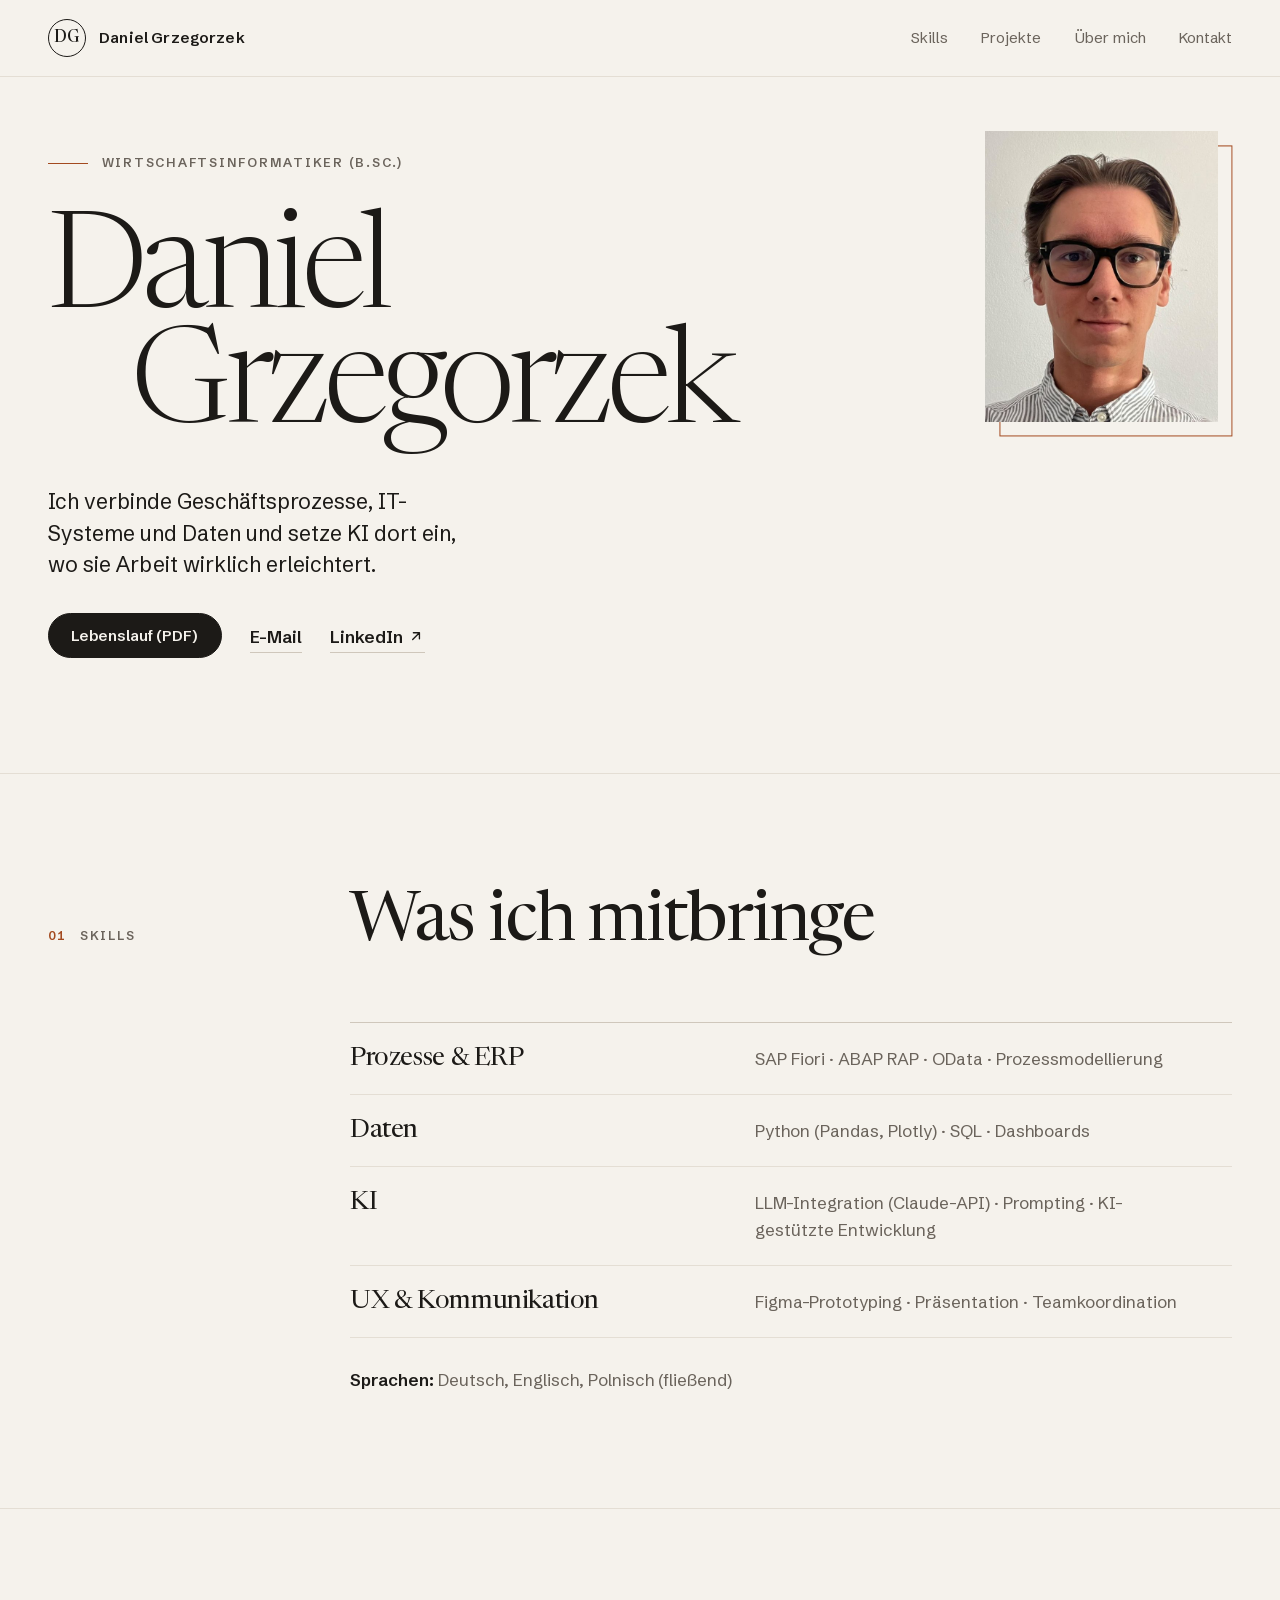
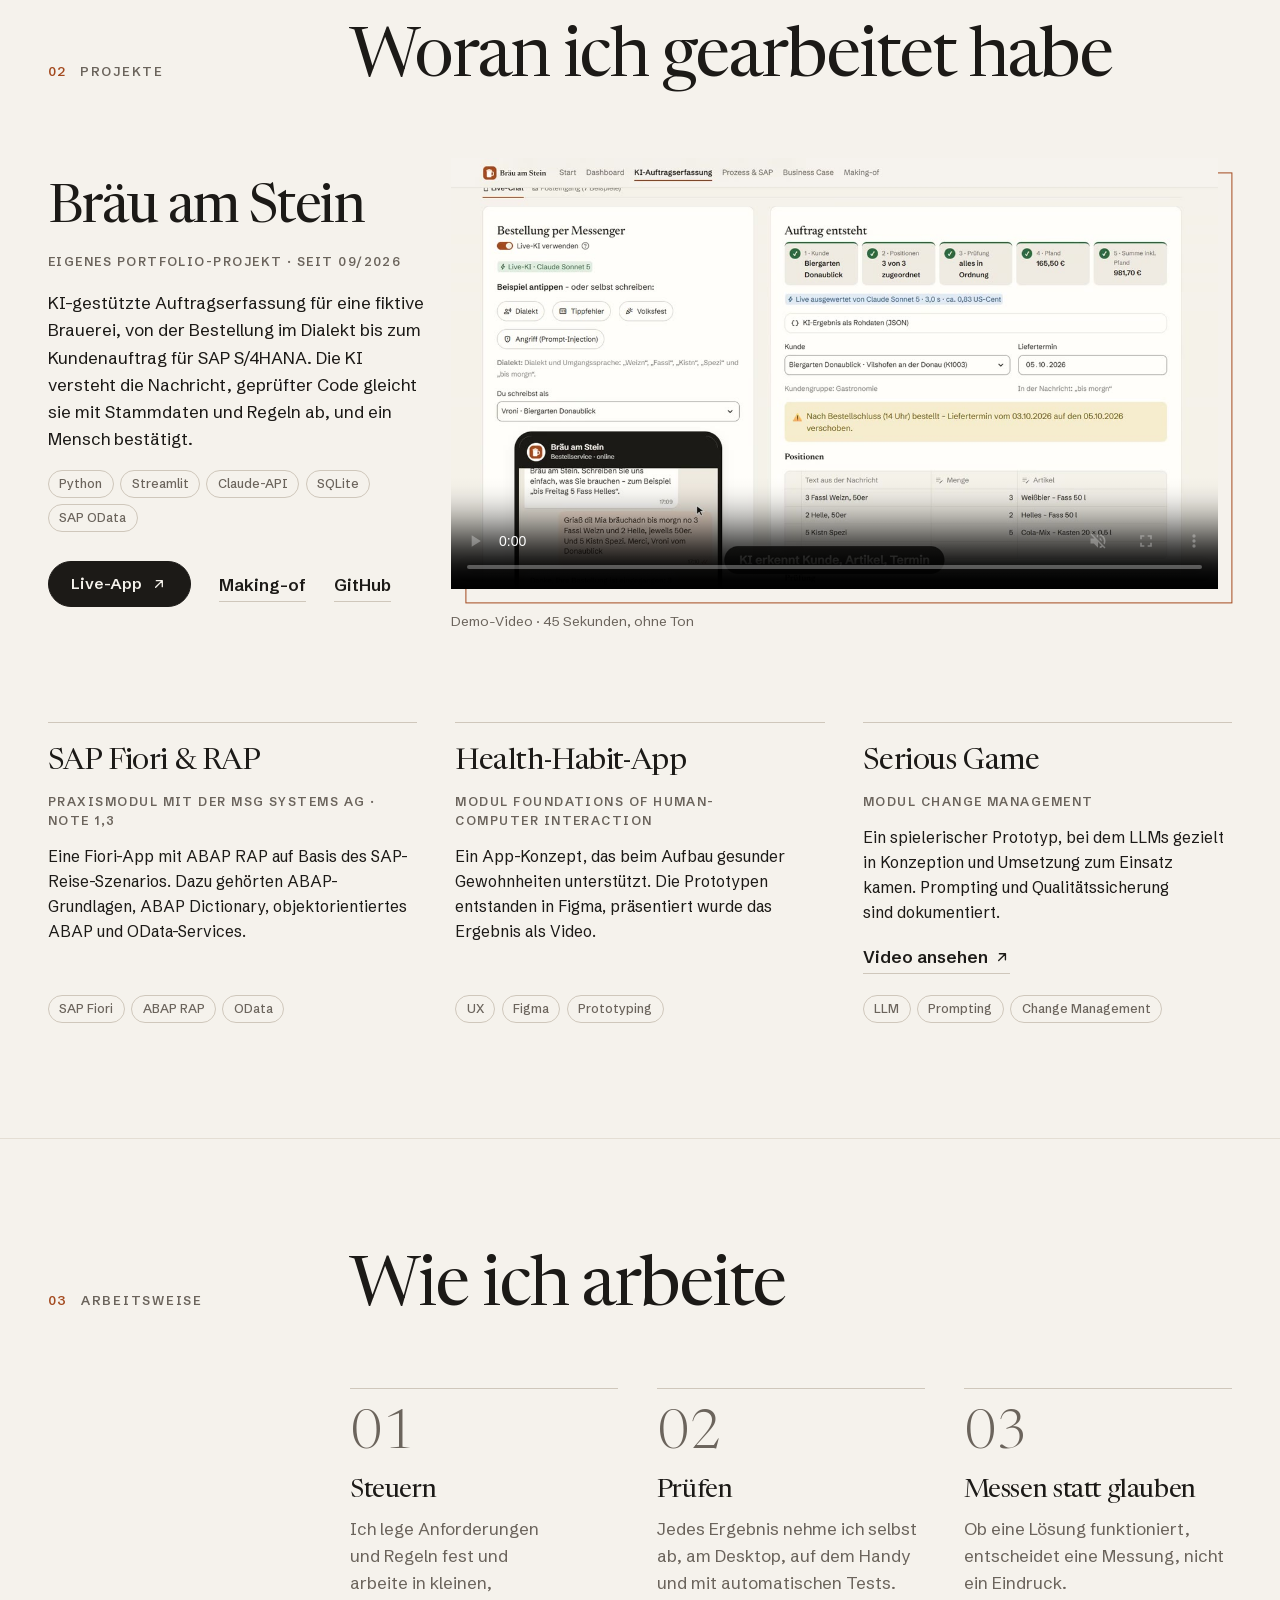
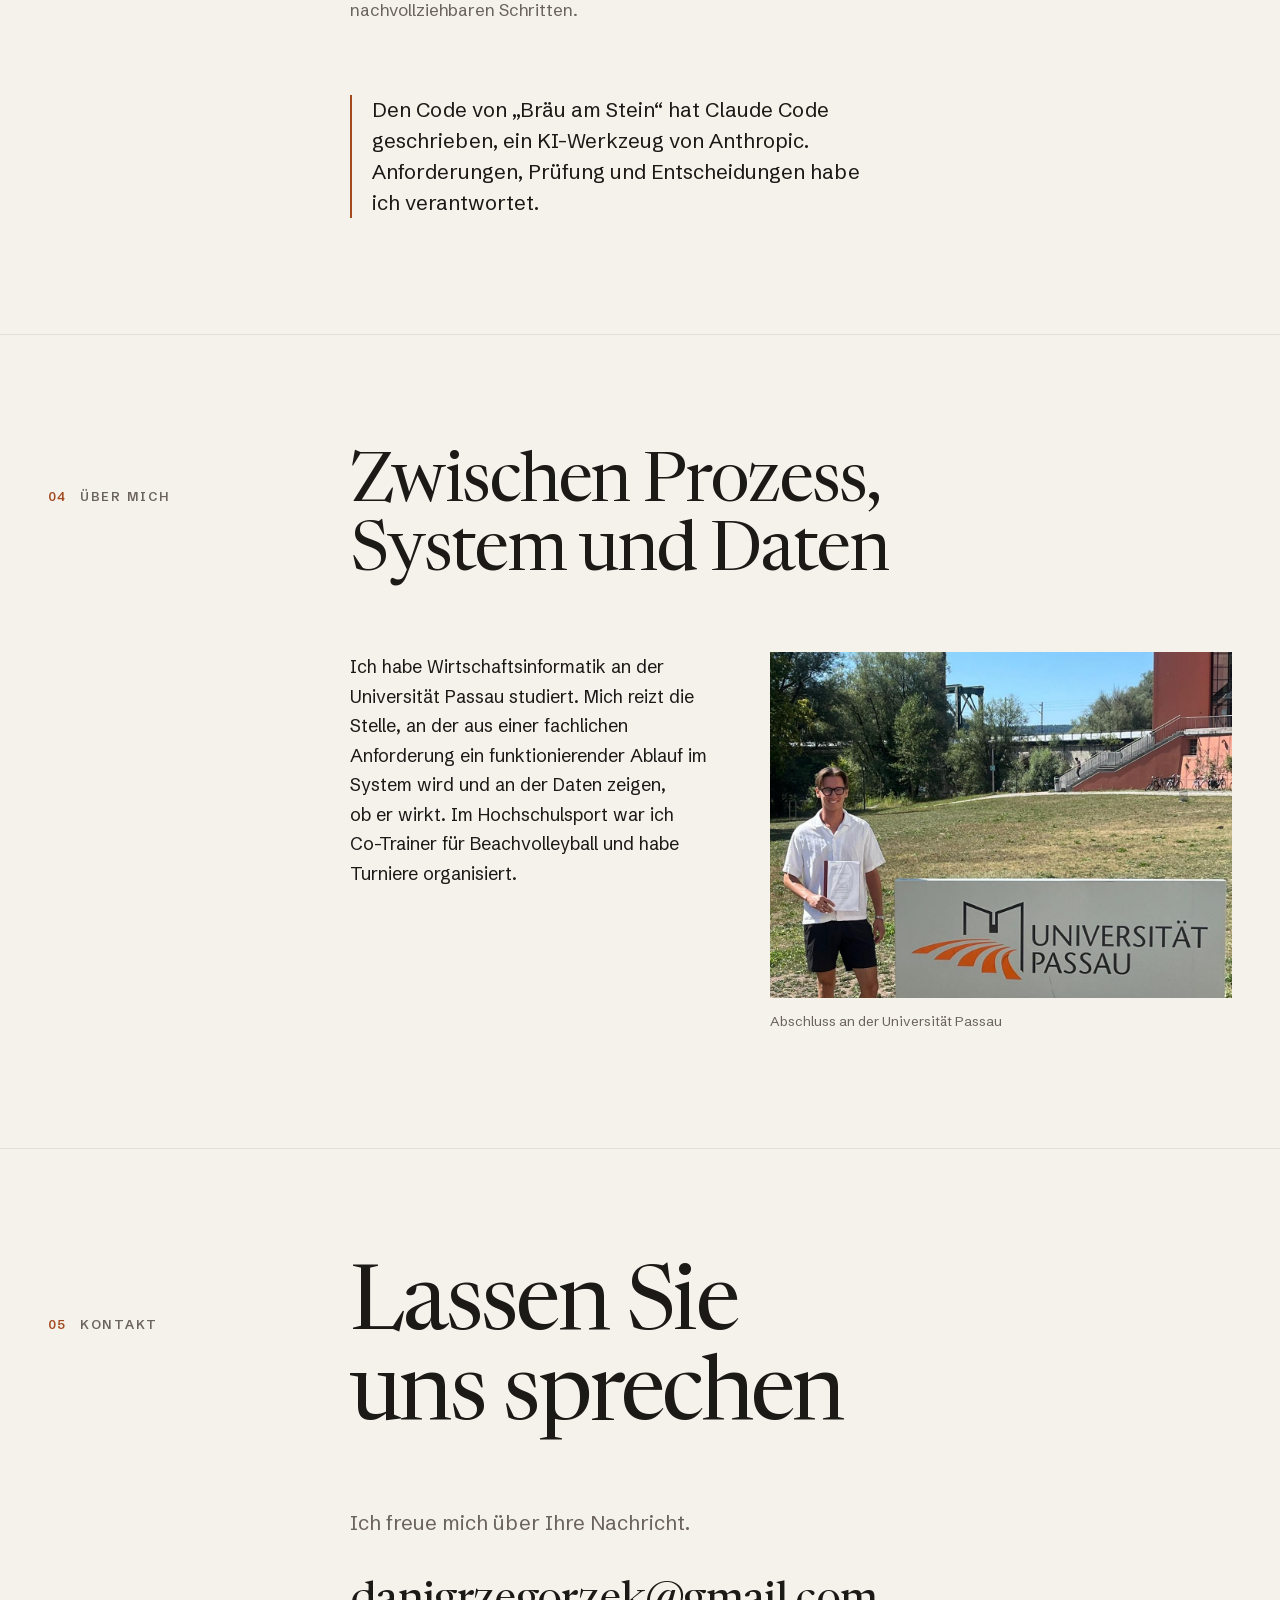
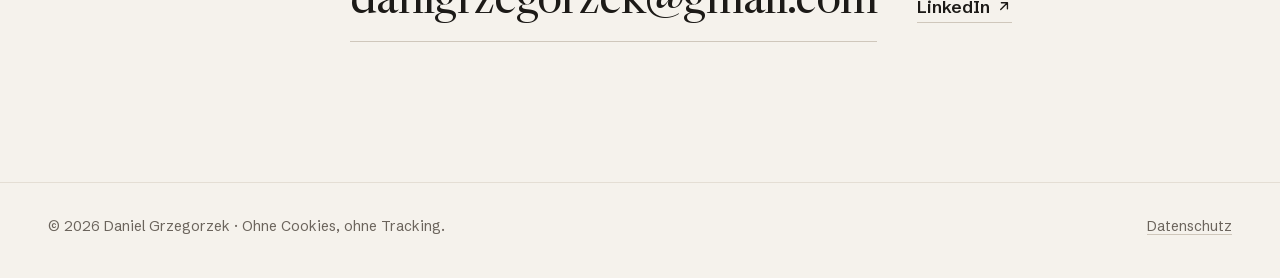
<file: index.html>
<!doctype html>
<html lang="de">
<head>
  <meta charset="utf-8">
  <meta name="viewport" content="width=device-width, initial-scale=1">
  <title>Daniel Grzegorzek – Wirtschaftsinformatiker</title>
  <meta name="description" content="Wirtschaftsinformatiker (B.Sc., Universität Passau). Ich verbinde Geschäftsprozesse, IT-Systeme und Daten und setze KI dort ein, wo sie Arbeit wirklich erleichtert.">
  <meta name="color-scheme" content="light dark">
  <meta name="theme-color" content="#f5f2ec" media="(prefers-color-scheme: light)">
  <meta name="theme-color" content="#121110" media="(prefers-color-scheme: dark)">
  <meta property="og:type" content="website">
  <meta property="og:url" content="https://danielgrzegorzek.github.io/">
  <meta property="og:title" content="Daniel Grzegorzek – Wirtschaftsinformatiker">
  <meta property="og:description" content="Ich verbinde Geschäftsprozesse, IT-Systeme und Daten und setze KI dort ein, wo sie Arbeit wirklich erleichtert.">
  <meta property="og:image" content="https://danielgrzegorzek.github.io/assets/og-image.png">
  <meta name="twitter:card" content="summary_large_image">
  <link rel="icon" href="assets/favicon.svg" type="image/svg+xml">
  <!-- Beide Schriften sofort laden: Der Kopfbereich steht damit gleich in der richtigen Schrift -->
  <link rel="preload" href="assets/fonts/newsreader-display.woff2" as="font" type="font/woff2" crossorigin>
  <link rel="preload" href="assets/fonts/schibsted-grotesk.woff2" as="font" type="font/woff2" crossorigin>
  <link rel="stylesheet" href="assets/style.css">
  <script src="assets/site.js" defer></script>
</head>
<body>
  <a class="skip-link" href="#inhalt">Zum Inhalt springen</a>

  <header class="site-header">
    <div class="container">
      <a class="brand" href="#top" aria-label="Daniel Grzegorzek – zum Seitenanfang">
        <span class="brand-mark" aria-hidden="true">DG</span> Daniel Grzegorzek
      </a>
      <nav class="site-nav" aria-label="Seitenbereiche">
        <a href="#skills">Skills</a>
        <a href="#projekte">Projekte</a>
        <a href="#ueber-mich">Über mich</a>
        <a href="#kontakt">Kontakt</a>
      </nav>
    </div>
  </header>

  <main id="inhalt">
    <!-- Kopf: Name groß, ein Satz, Porträt im Raster -->
    <section class="hero" id="top">
      <div class="container grid hero-grid">
        <p class="eyebrow">Wirtschaftsinformatiker (B.Sc.)</p>
        <h1 class="hero-name">Daniel <span>Grzegorzek</span></h1>
        <figure class="portrait passer">
          <img src="assets/portrait.jpg" width="800" height="800" alt="Porträt von Daniel Grzegorzek" fetchpriority="high">
        </figure>
        <p class="lead">Ich verbinde Geschäftsprozesse, IT-Systeme und Daten und setze KI dort ein, wo sie Arbeit
          wirklich erleichtert.</p>
        <div class="actions">
          <a class="button" href="assets/lebenslauf.pdf" target="_blank" rel="noopener">Lebenslauf (PDF)</a>
          <a class="link" href="mailto:danigrzegorzek@gmail.com">E-Mail</a>
          <a class="link" href="https://www.linkedin.com/in/danielgrzegorzek/" target="_blank" rel="noopener">
            LinkedIn
            <svg viewBox="0 0 24 24" fill="none" stroke="currentColor" stroke-width="2" stroke-linecap="round" stroke-linejoin="round" aria-hidden="true"><path d="M7 17 17 7M8 7h9v9"/></svg>
          </a>
        </div>
      </div>
    </section>

    <!-- 01 Skills: Verzeichnis mit Haarlinien – Bereich links, Werkzeuge rechts -->
    <section class="section" id="skills" aria-labelledby="skills-title">
      <div class="container grid">
        <header class="section-head">
          <p class="section-label">Skills</p>
          <h2 id="skills-title">Was ich mitbringe</h2>
        </header>
        <div class="section-body">
          <ul class="skills">
            <li class="skill"><h3>Prozesse &amp; ERP</h3><p>SAP Fiori · ABAP RAP · OData · Prozessmodellierung</p></li>
            <li class="skill"><h3>Daten</h3><p>Python (Pandas, Plotly) · SQL · Dashboards</p></li>
            <li class="skill"><h3>KI</h3><p>LLM-Integration (Claude-API) · Prompting · KI-gestützte Entwicklung</p></li>
            <li class="skill"><h3>UX &amp; Kommunikation</h3><p>Figma-Prototyping · Präsentation · Teamkoordination</p></li>
          </ul>
          <p class="languages"><strong>Sprachen:</strong> Deutsch, Englisch, Polnisch (fließend)</p>
        </div>
      </div>
    </section>

    <!-- 02 Projekte: Bräu am Stein als Titelgeschichte mit Video, darunter drei ruhige Karten -->
    <section class="section" id="projekte" aria-labelledby="projects-title">
      <div class="container grid">
        <header class="section-head">
          <p class="section-label">Projekte</p>
          <h2 id="projects-title">Woran ich gearbeitet habe</h2>
        </header>

        <article class="featured">
          <div class="featured-text">
            <h3>Bräu am Stein</h3>
            <p class="project-meta">Eigenes Portfolio-Projekt · seit 09/2026</p>
            <p>KI-gestützte Auftragserfassung für eine fiktive Brauerei, von der Bestellung im Dialekt bis zum
              Kundenauftrag für SAP S/4HANA. Die KI versteht die Nachricht, geprüfter Code gleicht sie mit Stammdaten und
              Regeln ab, und ein Mensch bestätigt.</p>
            <ul class="tags"><li>Python</li><li>Streamlit</li><li>Claude-API</li><li>SQLite</li><li>SAP OData</li></ul>
            <div class="actions">
              <a class="button" href="https://braeu-am-stein-ki.streamlit.app" target="_blank" rel="noopener">
                Live-App
                <svg viewBox="0 0 24 24" fill="none" stroke="currentColor" stroke-width="2" stroke-linecap="round" stroke-linejoin="round" aria-hidden="true"><path d="M7 17 17 7M8 7h9v9"/></svg>
              </a>
              <a class="link" href="https://braeu-am-stein-ki.streamlit.app/making_of" target="_blank" rel="noopener">Making-of</a>
              <a class="link" href="https://github.com/danielgrzegorzek/brauerei-ki-auftragserfassung" target="_blank" rel="noopener">GitHub</a>
            </div>
          </div>
          <figure class="featured-video">
            <!-- Startet erst, wenn es sichtbar ist (assets/site.js) – vorher lädt nur das Vorschaubild -->
            <div class="passer">
              <video data-autoplay muted loop playsinline controls preload="none" width="1920" height="1080"
                     poster="assets/demo-poster.jpg"
                     aria-label="Demo-Video, 45 Sekunden, ohne Ton: Eine Bestellung im Dialekt wird zum geprüften Auftrag und als Kundenauftrag an SAP übergeben, danach Business Case und Making-of">
                <source src="assets/demo.mp4" type="video/mp4">
                <a href="assets/demo.mp4">Demo-Video herunterladen (MP4)</a>
              </video>
            </div>
            <figcaption>Demo-Video · 45 Sekunden, ohne Ton</figcaption>
          </figure>
        </article>

        <ul class="projects">
          <li class="project">
            <h3>SAP Fiori &amp; RAP</h3>
            <p class="project-meta">Praxismodul mit der msg systems ag · Note 1,3</p>
            <p>Eine Fiori-App mit ABAP RAP auf Basis des SAP-Reise-Szenarios. Dazu gehörten ABAP-Grundlagen, ABAP
              Dictionary, objektorientiertes ABAP und OData-Services.</p>
            <ul class="tags"><li>SAP Fiori</li><li>ABAP RAP</li><li>OData</li></ul>
          </li>
          <li class="project">
            <h3>Health-Habit-App</h3>
            <p class="project-meta">Modul Foundations of Human-Computer Interaction</p>
            <p>Ein App-Konzept, das beim Aufbau gesunder Gewohnheiten unterstützt. Die Prototypen entstanden in Figma,
              präsentiert wurde das Ergebnis als Video.</p>
            <ul class="tags"><li>UX</li><li>Figma</li><li>Prototyping</li></ul>
          </li>
          <li class="project">
            <h3>Serious Game</h3>
            <p class="project-meta">Modul Change Management</p>
            <p>Ein spielerischer Prototyp, bei dem LLMs gezielt in Konzeption und Umsetzung zum Einsatz kamen. Prompting
              und Qualitätssicherung sind dokumentiert.</p>
            <a class="link" href="https://www.youtube.com/watch?v=YpYlYQtunyc" target="_blank" rel="noopener">
              Video ansehen
              <svg viewBox="0 0 24 24" fill="none" stroke="currentColor" stroke-width="2" stroke-linecap="round" stroke-linejoin="round" aria-hidden="true"><path d="M7 17 17 7M8 7h9v9"/></svg>
            </a>
            <ul class="tags"><li>LLM</li><li>Prompting</li><li>Change Management</li></ul>
          </li>
        </ul>
      </div>
    </section>

    <!-- 03 Arbeitsweise: drei Grundsätze mit großen Ziffern, darunter der Hinweis zu Claude Code -->
    <section class="section" id="arbeitsweise" aria-labelledby="work-title">
      <div class="container grid">
        <header class="section-head">
          <p class="section-label">Arbeitsweise</p>
          <h2 id="work-title">Wie ich arbeite</h2>
        </header>
        <div class="section-body">
          <ol class="principles">
            <li class="principle">
              <span class="number">01</span>
              <h3>Steuern</h3>
              <p>Ich lege Anforderungen und Regeln fest und arbeite in kleinen, nachvollziehbaren Schritten.</p>
            </li>
            <li class="principle">
              <span class="number">02</span>
              <h3>Prüfen</h3>
              <p>Jedes Ergebnis nehme ich selbst ab, am Desktop, auf dem Handy und mit automatischen Tests.</p>
            </li>
            <li class="principle">
              <span class="number">03</span>
              <h3>Messen statt glauben</h3>
              <p>Ob eine Lösung funktioniert, entscheidet eine Messung, nicht ein Eindruck.</p>
            </li>
          </ol>
          <p class="closing">Den Code von „Bräu am Stein“ hat Claude Code geschrieben, ein KI-Werkzeug von Anthropic.
            Anforderungen, Prüfung und Entscheidungen habe ich verantwortet.</p>
        </div>
      </div>
    </section>

    <!-- 04 Über mich: Text und Foto vom Abschluss -->
    <section class="section" id="ueber-mich" aria-labelledby="about-title">
      <div class="container grid">
        <header class="section-head">
          <p class="section-label">Über mich</p>
          <h2 id="about-title">Zwischen Prozess, System und Daten</h2>
        </header>
        <div class="section-body about">
          <p>Ich habe Wirtschaftsinformatik an der Universität Passau studiert. Mich reizt die Stelle, an der aus einer
            fachlichen Anforderung ein funktionierender Ablauf im System wird und an der Daten zeigen, ob er wirkt. Im
            Hochschulsport war ich Co-Trainer für Beachvolleyball und habe Turniere organisiert.</p>
          <figure>
            <img src="assets/abschluss.jpg" width="1200" height="900" loading="lazy" decoding="async"
                 alt="Daniel Grzegorzek bei seinem Abschluss vor der Universität Passau">
            <figcaption>Abschluss an der Universität Passau</figcaption>
          </figure>
        </div>
      </div>
    </section>

    <!-- 05 Kontakt: große Überschrift, E-Mail-Adresse als großer Link -->
    <section class="section contact" id="kontakt" aria-labelledby="contact-title">
      <div class="container grid">
        <header class="section-head">
          <p class="section-label">Kontakt</p>
          <h2 id="contact-title">Lassen Sie uns sprechen</h2>
        </header>
        <div class="section-body">
          <p class="lead">Ich freue mich über Ihre Nachricht.</p>
          <div class="actions">
            <a class="link mail" href="mailto:danigrzegorzek@gmail.com">danigrzegorzek@gmail.com</a>
            <a class="link" href="https://www.linkedin.com/in/danielgrzegorzek/" target="_blank" rel="noopener">
              LinkedIn
              <svg viewBox="0 0 24 24" fill="none" stroke="currentColor" stroke-width="2" stroke-linecap="round" stroke-linejoin="round" aria-hidden="true"><path d="M7 17 17 7M8 7h9v9"/></svg>
            </a>
          </div>
        </div>
      </div>
    </section>
  </main>

  <footer class="site-footer">
    <div class="container">
      <p>© 2026 Daniel Grzegorzek · Ohne Cookies, ohne Tracking.</p>
      <nav aria-label="Rechtliches">
        <a href="datenschutz.html">Datenschutz</a>
        <!-- <a href="impressum.html">Impressum</a>  ← einkommentieren, sobald die Anschrift eingetragen ist -->
      </nav>
    </div>
  </footer>
</body>
</html>
</file>
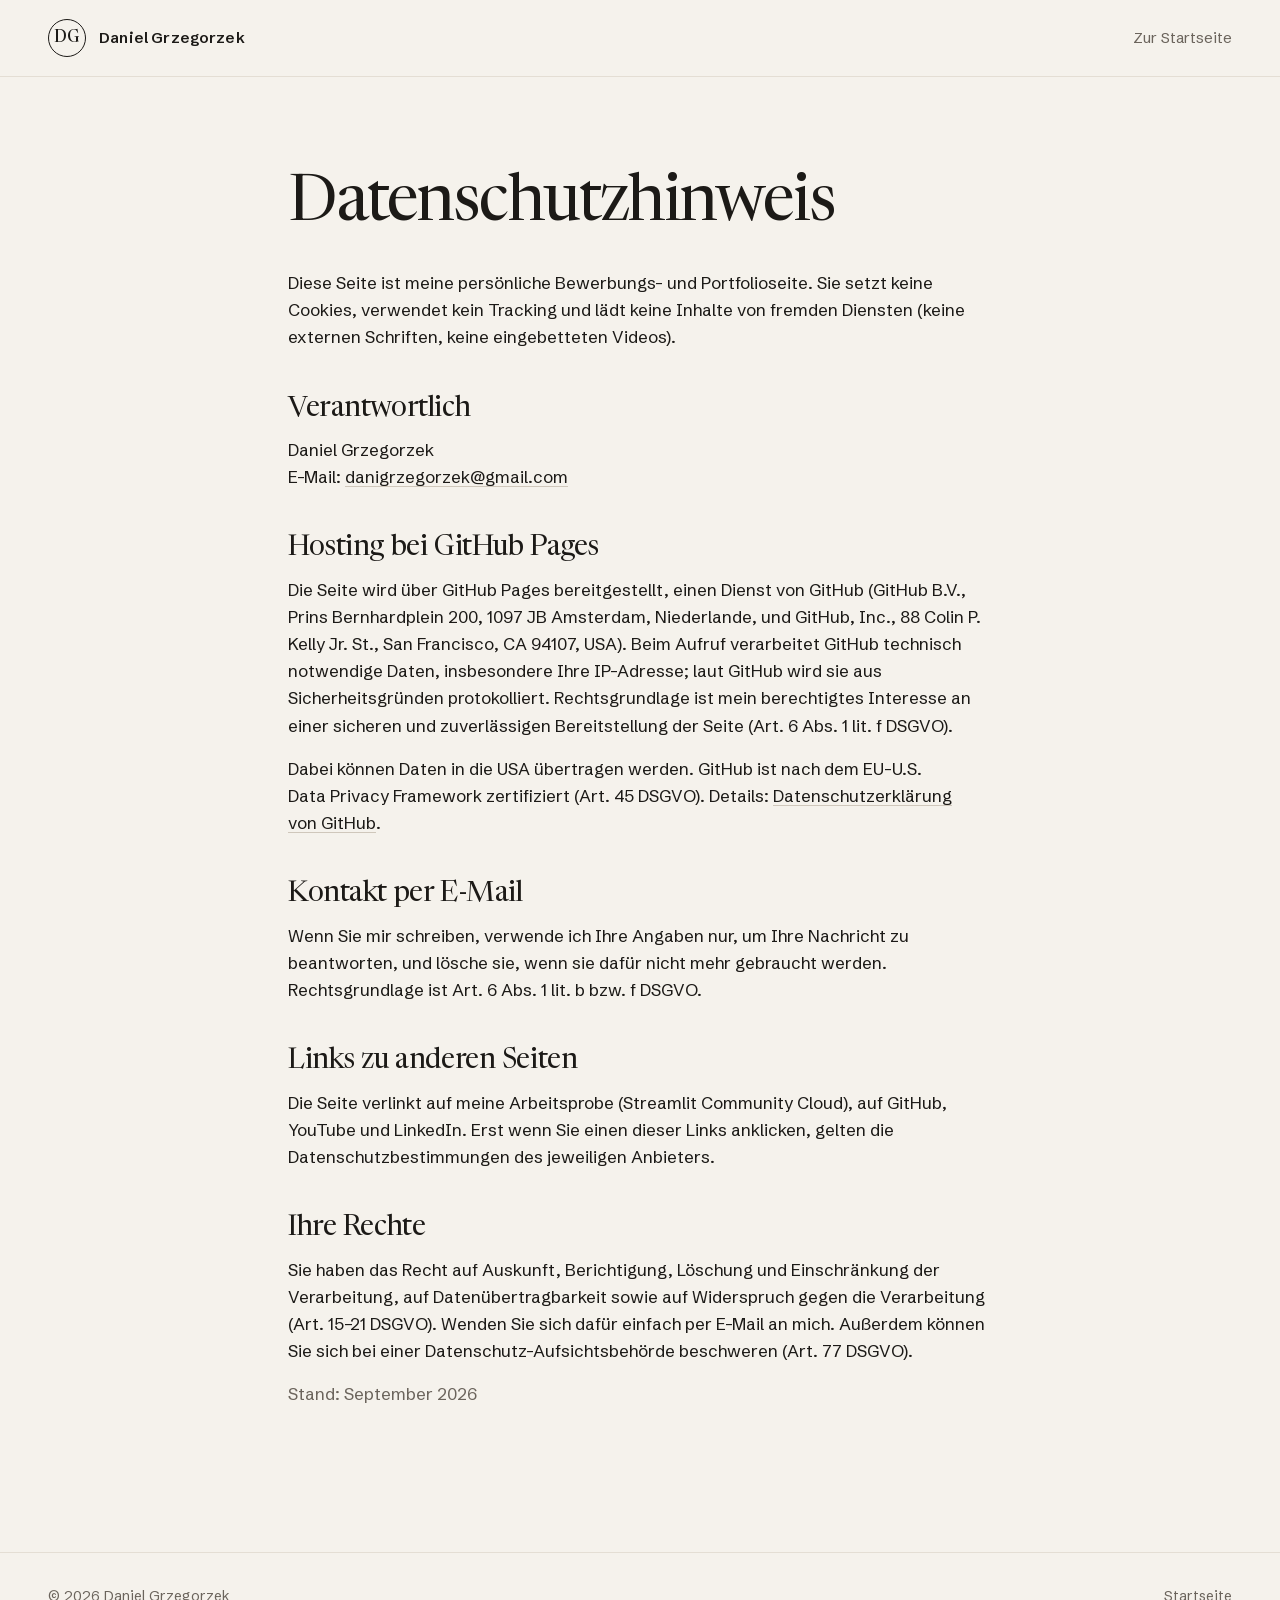
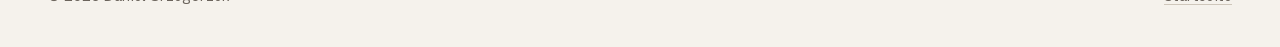
<file: datenschutz.html>
<!doctype html>
<html lang="de">
<head>
  <meta charset="utf-8">
  <meta name="viewport" content="width=device-width, initial-scale=1">
  <title>Datenschutz – Daniel Grzegorzek</title>
  <meta name="color-scheme" content="light dark">
  <link rel="icon" href="assets/favicon.svg" type="image/svg+xml">
  <link rel="stylesheet" href="assets/style.css">
</head>
<body>
  <header class="site-header">
    <div class="container">
      <a class="brand" href="./"><span class="brand-mark" aria-hidden="true">DG</span> Daniel Grzegorzek</a>
      <nav class="site-nav" aria-label="Seitenbereiche"><a href="./">Zur Startseite</a></nav>
    </div>
  </header>

  <main class="legal">
    <div class="container">
      <h1>Datenschutzhinweis</h1>
      <p>Diese Seite ist meine persönliche Bewerbungs- und Portfolioseite. Sie setzt keine Cookies, verwendet kein
        Tracking und lädt keine Inhalte von fremden Diensten (keine externen Schriften, keine eingebetteten Videos).</p>

      <h2>Verantwortlich</h2>
      <p>Daniel Grzegorzek<br>
        E-Mail: <a href="mailto:danigrzegorzek@gmail.com">danigrzegorzek@gmail.com</a></p>

      <h2>Hosting bei GitHub Pages</h2>
      <p>Die Seite wird über GitHub Pages bereitgestellt, einen Dienst von GitHub (GitHub B.V., Prins Bernhardplein 200,
        1097 JB Amsterdam, Niederlande, und GitHub, Inc., 88 Colin P. Kelly Jr. St., San Francisco, CA 94107, USA). Beim Aufruf verarbeitet GitHub technisch notwendige Daten, insbesondere Ihre IP-Adresse; laut
        GitHub wird sie aus Sicherheitsgründen protokolliert. Rechtsgrundlage ist mein berechtigtes Interesse an einer
        sicheren und zuverlässigen Bereitstellung der Seite (Art. 6 Abs. 1 lit. f DSGVO).</p>
      <p>Dabei können Daten in die USA übertragen werden. GitHub ist nach dem EU-U.S. Data Privacy Framework
        zertifiziert (Art. 45 DSGVO). Details:
        <a href="https://docs.github.com/de/site-policy/privacy-policies/github-general-privacy-statement" target="_blank" rel="noopener">Datenschutzerklärung von GitHub</a>.</p>

      <h2>Kontakt per E-Mail</h2>
      <p>Wenn Sie mir schreiben, verwende ich Ihre Angaben nur, um Ihre Nachricht zu beantworten, und lösche sie, wenn
        sie dafür nicht mehr gebraucht werden. Rechtsgrundlage ist Art. 6 Abs. 1 lit. b bzw. f DSGVO.</p>

      <h2>Links zu anderen Seiten</h2>
      <p>Die Seite verlinkt auf meine Arbeitsprobe (Streamlit Community Cloud), auf GitHub, YouTube und LinkedIn. Erst wenn
        Sie einen dieser Links anklicken, gelten die Datenschutzbestimmungen des jeweiligen Anbieters.</p>

      <h2>Ihre Rechte</h2>
      <p>Sie haben das Recht auf Auskunft, Berichtigung, Löschung und Einschränkung der Verarbeitung, auf
        Datenübertragbarkeit sowie auf Widerspruch gegen die Verarbeitung (Art. 15–21 DSGVO). Wenden Sie sich dafür
        einfach per E-Mail an mich. Außerdem können Sie sich bei einer Datenschutz-Aufsichtsbehörde beschweren
        (Art. 77 DSGVO).</p>

      <p class="muted">Stand: September 2026</p>
    </div>
  </main>

  <footer class="site-footer">
    <div class="container">
      <p>© 2026 Daniel Grzegorzek</p>
      <nav aria-label="Rechtliches"><a href="./">Startseite</a></nav>
    </div>
  </footer>
</body>
</html>
</file>
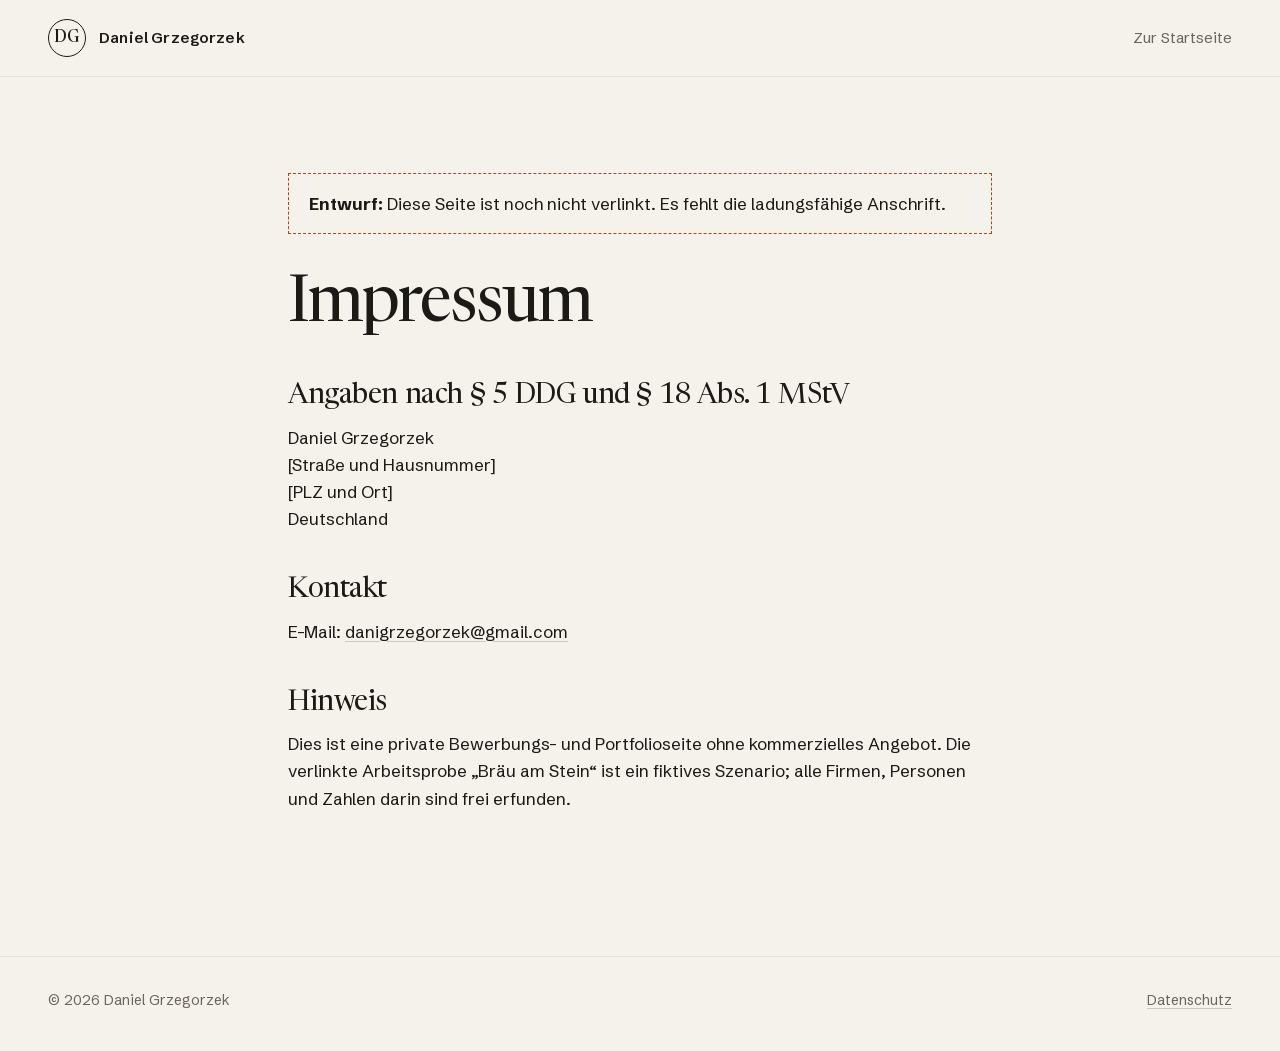
<file: impressum.html>
<!doctype html>
<html lang="de">
<head>
  <meta charset="utf-8">
  <meta name="viewport" content="width=device-width, initial-scale=1">
  <!-- ENTWURF: Erst verlinken (Fußzeile in index.html), wenn die Anschrift eingetragen ist.
       Danach den Hinweiskasten und die noindex-Zeile löschen. -->
  <meta name="robots" content="noindex">
  <title>Impressum – Daniel Grzegorzek</title>
  <meta name="color-scheme" content="light dark">
  <link rel="icon" href="assets/favicon.svg" type="image/svg+xml">
  <link rel="stylesheet" href="assets/style.css">
</head>
<body>
  <header class="site-header">
    <div class="container">
      <a class="brand" href="./"><span class="brand-mark" aria-hidden="true">DG</span> Daniel Grzegorzek</a>
      <nav class="site-nav" aria-label="Seitenbereiche"><a href="./">Zur Startseite</a></nav>
    </div>
  </header>

  <main class="legal">
    <div class="container">
      <p class="draft-note"><strong>Entwurf:</strong> Diese Seite ist noch nicht verlinkt. Es fehlt die ladungsfähige
        Anschrift.</p>
      <h1>Impressum</h1>

      <h2>Angaben nach § 5 DDG und § 18 Abs. 1 MStV</h2>
      <p>Daniel Grzegorzek<br>
        [Straße und Hausnummer]<br>
        [PLZ und Ort]<br>
        Deutschland</p>

      <h2>Kontakt</h2>
      <p>E-Mail: <a href="mailto:danigrzegorzek@gmail.com">danigrzegorzek@gmail.com</a></p>

      <h2>Hinweis</h2>
      <p>Dies ist eine private Bewerbungs- und Portfolioseite ohne kommerzielles Angebot. Die verlinkte Arbeitsprobe
        „Bräu am Stein“ ist ein fiktives Szenario; alle Firmen, Personen und Zahlen darin sind frei erfunden.</p>
    </div>
  </main>

  <footer class="site-footer">
    <div class="container">
      <p>© 2026 Daniel Grzegorzek</p>
      <nav aria-label="Rechtliches"><a href="datenschutz.html">Datenschutz</a></nav>
    </div>
  </footer>
</body>
</html>
</file>
<file: assets/style.css>
/* Portfolio Daniel Grzegorzek – editorial wie ein Magazin.
   Große Serifenschrift (Newsreader) für Überschriften, klare Groteske (Schibsted Grotesk) für Text,
   viel Weißraum, feine Linien, neutrale Töne und genau eine Akzentfarbe: Kupfer.
   Hell und dunkel folgen der Einstellung des Geräts. Schriften liegen im Repo (assets/fonts, Lizenz OFL). */

/* ---------- Schriften: selbst gehostet, nur die nötigen Zeichen und Stärken ---------- */
@font-face {
  font-family: "Newsreader Display";
  src: url("fonts/newsreader-display.woff2") format("woff2");
  font-weight: 300 600;
  font-display: swap;
}
@font-face {
  font-family: "Schibsted Grotesk";
  src: url("fonts/schibsted-grotesk.woff2") format("woff2");
  font-weight: 400 700;
  font-display: swap;
}

/* ---------- Farben und Maße als Variablen ---------- */
:root {
  --paper: #f5f2ec;        /* Seitengrund: warmes Papier */
  --surface: #fffefb;      /* Flächen, die sich abheben */
  --ink: #1c1a17;          /* Text: warmes Fast-Schwarz */
  --muted: #6b645c;        /* Nebentext, mindestens 4,5 : 1 auf Papier */
  --line: #e4ded4;         /* Haarlinien */
  --line-strong: #cfc7bb;
  --accent: #a34a1f;       /* Kupfer – die einzige Akzentfarbe, sparsam */
  --on-accent: #fffefb;
  --font-display: "Newsreader Display", Georgia, "Times New Roman", serif;
  --font-text: "Schibsted Grotesk", "Segoe UI", system-ui, -apple-system, sans-serif;
  --page: 82.5rem;                          /* 1320 px Inhaltsbreite */
  --gutter: clamp(1.25rem, 4vw, 3rem);      /* Rand links und rechts */
  --column-gap: clamp(1rem, 2vw, 1.5rem);
  --ease: cubic-bezier(0.2, 0.7, 0.2, 1);   /* weich auslaufend */
  color-scheme: light;
}

@media (prefers-color-scheme: dark) {
  :root {
    --paper: #121110;
    --surface: #1b1a18;
    --ink: #ece8e1;
    --muted: #a39c92;
    --line: #2e2b27;
    --line-strong: #45403a;
    --accent: #cf7743;
    --on-accent: #121110;
    color-scheme: dark;
  }
}

/* ---------- Grundlagen ---------- */
*, *::before, *::after { box-sizing: border-box; }

html { -webkit-text-size-adjust: 100%; scroll-behavior: smooth; }

body {
  margin: 0;
  background: var(--paper);
  color: var(--ink);
  font-family: var(--font-text);
  font-size: 1.0625rem;
  line-height: 1.6;
  font-kerning: normal;
  text-rendering: optimizeLegibility;
  -webkit-font-smoothing: antialiased;
}

img, video { display: block; max-width: 100%; height: auto; }
a { color: inherit; text-underline-offset: 0.2em; text-decoration-thickness: 1px; }
:focus-visible { outline: 2px solid var(--accent); outline-offset: 3px; border-radius: 2px; }
::selection { background: var(--accent); color: var(--on-accent); }

h1, h2, h3 {
  margin: 0;
  font-family: var(--font-display);
  font-weight: 400;
  line-height: 1.05;
  letter-spacing: -0.02em;
  text-wrap: balance;
}
p { margin: 0; text-wrap: pretty; }
figure { margin: 0; }

.skip-link {
  position: absolute; left: -999px; top: 0.75rem; z-index: 10;
  padding: 0.5rem 1rem; background: var(--ink); color: var(--paper);
}
.skip-link:focus { left: 1rem; }

/* Inhaltsbreite und Raster mit zwölf Spalten */
.container { width: min(100% - 2 * var(--gutter), var(--page)); margin-inline: auto; }
.grid { display: grid; grid-template-columns: repeat(12, minmax(0, 1fr)); column-gap: var(--column-gap); }

/* Kleine Überzeile in Versalien, mit kurzer Kupferlinie davor */
.eyebrow {
  display: flex; align-items: center; gap: 0.85rem;
  font-size: 0.78rem; font-weight: 600; line-height: 1.2; letter-spacing: 0.14em; text-transform: uppercase;
  color: var(--muted);
}
.eyebrow::before { content: ""; flex: none; width: 2.5rem; height: 1px; background: var(--accent); }

/* ---------- Knöpfe und Links ---------- */
.actions { display: flex; flex-wrap: wrap; align-items: center; gap: 0.75rem 1.75rem; }

/* Hauptknopf: Tinte auf Papier; beim Darüberfahren nimmt er die Akzentfarbe an */
.button {
  display: inline-flex; align-items: center; gap: 0.55rem;
  padding: 0.85rem 1.4rem; border: 1px solid var(--ink); border-radius: 999px;
  background: var(--ink); color: var(--paper);
  font: 600 0.95rem/1 var(--font-text); text-decoration: none; white-space: nowrap; cursor: pointer;
  transition: background-color 0.3s var(--ease), border-color 0.3s var(--ease), color 0.3s var(--ease);
}
.button:hover { background: var(--accent); border-color: var(--accent); color: var(--on-accent); }
.button svg { width: 1.05em; height: 1.05em; flex: none; transition: transform 0.35s var(--ease); }
.button:hover svg { transform: translate(0.12em, -0.12em); }

/* Textlink mit feiner Linie darunter, die beim Darüberfahren zur Akzentfarbe wechselt; Pfeil rückt leicht nach oben rechts */
.link {
  display: inline-flex; align-items: center; gap: 0.35rem;
  padding-block: 0.3rem 0.2rem;
  font-weight: 600; text-decoration: none;
  background: linear-gradient(var(--line-strong), var(--line-strong)) 0 100% / 100% 1px no-repeat,
              linear-gradient(var(--accent), var(--accent)) 0 100% / 0 1px no-repeat;
  transition: background-size 0.45s var(--ease), color 0.25s var(--ease);
}
.link:hover { color: var(--accent); background-size: 100% 1px, 100% 1px; }
.link svg { width: 0.95em; height: 0.95em; flex: none; transition: transform 0.35s var(--ease); }
.link:hover svg { transform: translate(0.12em, -0.12em); }

/* ---------- Kopfzeile ---------- */
.site-header { border-bottom: 1px solid var(--line); }
.site-header .container {
  display: flex; align-items: center; justify-content: space-between; gap: 1.5rem;
  min-height: 4.75rem;
}
.brand {
  display: inline-flex; align-items: center; gap: 0.8rem;
  font-size: 0.95rem; font-weight: 600; letter-spacing: 0.01em; text-decoration: none;
}
.brand-mark {
  display: grid; place-items: center; width: 2.4rem; height: 2.4rem; padding-top: 0.08em;
  border: 1px solid var(--ink); border-radius: 50%;
  font-family: var(--font-display); font-size: 1rem; font-weight: 500; letter-spacing: 0.02em;
  transition: background-color 0.3s var(--ease), color 0.3s var(--ease);
}
.brand:hover .brand-mark { background: var(--ink); color: var(--paper); }
.site-nav { display: flex; gap: clamp(1.1rem, 2.6vw, 2.4rem); font-size: 0.94rem; }
.site-nav a {
  position: relative; padding-block: 0.35rem;
  color: var(--muted); text-decoration: none; transition: color 0.25s var(--ease);
}
.site-nav a::after {
  content: ""; position: absolute; left: 0; right: 0; bottom: 0; height: 1px;
  background: var(--accent); transform: scaleX(0); transform-origin: left;
  transition: transform 0.4s var(--ease);
}
.site-nav a:hover { color: var(--ink); }
.site-nav a:hover::after { transform: scaleX(1); }
@media (max-width: 720px) { .site-nav a:not(:last-child) { display: none; } }

/* ---------- „Passer“: versetzter Kupferrahmen hinter Bild oder Video ----------
   Wie im Druck, wenn eine Farbe leicht neben der anderen liegt. Beim Darüberfahren rückt er näher heran. */
.passer { position: relative; }
.passer::before {
  content: ""; position: absolute; inset: 0;
  border: 1px solid var(--accent); transform: translate(var(--offset), var(--offset));
  transition: transform 0.7s var(--ease);
  pointer-events: none;
}
.passer > * { position: relative; }   /* Bild bzw. Video liegt über dem Rahmen */

/* ---------- Kopfbereich: Name groß, ein Satz, Porträt im Raster ----------
   Die Namensgröße folgt Breite UND Höhe des Fensters: So passen Name, Satz und Knöpfe auch auf
   Laptops mit 1366 × 768 oder 1280 × 720 (samt Browserleisten) ohne Scrollen auf den Bildschirm. */
.hero {
  --name-size: clamp(3.4rem, min(10.4vw, 17vh), 10.5rem);
  padding-block: clamp(2rem, 6vh, 6rem) clamp(4.5rem, 9vw, 8rem);
}
.hero-grid { align-items: end; }
.hero .eyebrow { grid-column: 1 / span 8; grid-row: 1; }
.hero-name {
  grid-column: 1 / span 9; grid-row: 2;
  margin-top: clamp(1rem, 2.6vh, 2rem);
  font-size: var(--name-size); font-weight: 300; line-height: 0.86; letter-spacing: -0.042em;
}
/* Nachname eingerückt – Treppensatz wie auf einem Magazin-Titel */
.hero-name span { display: block; padding-left: 0.62em; }
.hero .lead {
  grid-column: 1 / span 6; grid-row: 3;
  margin-top: clamp(1.5rem, 4.2vh, 3.25rem);
  max-width: 34ch; font-size: clamp(1.15rem, 1.65vw, 1.42rem); line-height: 1.5;
}
.hero .actions { grid-column: 1 / span 8; grid-row: 4; margin-top: clamp(1.25rem, 3.6vh, 2.5rem); }

/* Porträt im Hochformat, so hoch wie Überzeile und Name. Unterkante auf der Grundlinie des Namens:
   Die Zeile des Namens reicht 0,195 Schriftgrößen unter die Grundlinie (Maße der Schrift, Zeilenhöhe 0,86). */
.portrait {
  --offset: 0.9rem;
  grid-column: 10 / span 3; grid-row: 1 / span 2;
  justify-self: end; align-self: end;
  width: min(100% - var(--offset), calc(var(--name-size) * 1.75));
  margin: 0 var(--offset) calc(var(--name-size) * 0.195) 0;
}
.portrait img {
  width: 100%; aspect-ratio: 4 / 5; object-fit: cover; object-position: 50% 35%;
  background: var(--line);
}
@media (prefers-color-scheme: dark) {
  .portrait img { filter: brightness(0.88) contrast(1.04); }   /* helle Wand im Foto: im Dunkelmodus etwas ruhiger */
}

@media (max-width: 1023px) {
  .hero-name { grid-column: 1 / span 9; }
  .portrait { grid-column: 9 / span 4; }
  .hero .lead { grid-column: 1 / span 8; }
}
/* Handy: Überzeile, Name und Satz über die ganze Breite; darunter die Links als Liste, daneben das Porträt */
@media (max-width: 640px) {
  .hero { --name-size: clamp(3.1rem, 15.5vw, 4.4rem); padding-top: 2.5rem; }
  .hero .eyebrow { grid-column: 1 / -1; letter-spacing: 0.1em; }
  .hero-name { grid-column: 1 / -1; }
  .hero-name span { padding-left: 0.45em; }
  .hero .lead { grid-column: 1 / -1; }
  .hero .actions {
    grid-column: 1 / span 7; grid-row: 4; align-self: end;
    flex-direction: column; align-items: flex-start; gap: 0.9rem;
  }
  .portrait {
    --offset: 0.6rem;
    grid-column: 8 / span 5; grid-row: 4; width: auto;
    margin: 2.5rem var(--offset) var(--offset) 0;
  }
}

/* ---------- Abschnitte: Nummer und Rubrik links, Überschrift und Inhalt rechts, Haarlinie dazwischen ---------- */
main { counter-reset: section; }
.section {
  counter-increment: section;
  padding-block: clamp(4.5rem, 9vw, 8.5rem);
  border-top: 1px solid var(--line);
}
/* subgrid: Der Kopf nutzt die zwölf Spalten des Abschnitts mit */
.section-head {
  grid-column: 1 / -1; display: grid; grid-template-columns: subgrid; align-items: baseline;
  margin-bottom: clamp(2.5rem, 5vw, 4.5rem);
}
.section-label {
  grid-column: 1 / span 3;
  display: flex; align-items: baseline; gap: 0.9rem;
  font-size: 0.78rem; font-weight: 600; letter-spacing: 0.14em; text-transform: uppercase; color: var(--muted);
}
/* Die Nummer (01, 02 …) zählt das CSS selbst – im HTML steht nur die Rubrik */
.section-label::before {
  content: counter(section, decimal-leading-zero);
  color: var(--accent); letter-spacing: 0.06em; font-variant-numeric: tabular-nums;
}
.section-head h2 {
  grid-column: 4 / -1;
  font-size: clamp(2.5rem, 5.4vw, 4.75rem); line-height: 1; letter-spacing: -0.03em;
}
.section-body { grid-column: 4 / -1; }

/* ---------- 01 Skills: Verzeichnis mit Haarlinien ---------- */
.skills { list-style: none; margin: 0; padding: 0; border-top: 1px solid var(--line-strong); }
.skill {
  display: grid; grid-template-columns: minmax(0, 4fr) minmax(0, 5fr); gap: 0.4rem var(--column-gap);
  align-items: baseline; padding-block: 1.35rem; border-bottom: 1px solid var(--line);
}
.skill h3 { font-size: clamp(1.35rem, 2vw, 1.75rem); letter-spacing: -0.015em; }
.skill p { color: var(--muted); }
.languages { margin-top: 1.75rem; color: var(--muted); }
.languages strong { color: var(--ink); font-weight: 600; }

/* ---------- 02 Projekte ---------- */
.project-meta { font-size: 0.76rem; font-weight: 600; letter-spacing: 0.12em; text-transform: uppercase; color: var(--muted); }
.tags { display: flex; flex-wrap: wrap; gap: 0.4rem; list-style: none; margin: 0; padding: 0; }
.tags li {
  padding: 0.18rem 0.65rem; border: 1px solid var(--line-strong); border-radius: 999px;
  font-size: 0.78rem; font-weight: 500; color: var(--muted);
}

/* Titelgeschichte: Text links, großes Video rechts */
.featured {
  grid-column: 1 / -1; display: grid; grid-template-columns: subgrid; align-items: center; row-gap: 2.5rem;
}
.featured-text { grid-column: 1 / span 4; display: flex; flex-direction: column; align-items: flex-start; gap: 1.1rem; }
.featured-text h3 { font-size: clamp(2.4rem, 4.2vw, 3.6rem); line-height: 0.95; letter-spacing: -0.03em; }
.featured-text .actions { margin-top: 0.75rem; }
.featured-video { grid-column: 5 / -1; }
.featured-video .passer { --offset: 0.9rem; margin: 0 var(--offset) var(--offset) 0; }
.featured-video video { width: 100%; height: auto; aspect-ratio: 16 / 9; background: #1b1a18; }
.featured:hover .featured-video .passer::before,
.featured:focus-within .featured-video .passer::before { transform: translate(0.35rem, 0.35rem); }
.featured-video figcaption { margin-top: 1.35rem; font-size: 0.85rem; color: var(--muted); }

/* Weitere Projekte: drei ruhige Karten mit Linie oben, die beim Darüberfahren kupfern wird */
.projects {
  grid-column: 1 / -1; list-style: none; margin: clamp(3.5rem, 7vw, 6rem) 0 0; padding: 0;
  display: grid; grid-template-columns: repeat(3, minmax(0, 1fr)); gap: 3rem clamp(1.5rem, 3vw, 2.75rem);
}
.project {
  position: relative; display: flex; flex-direction: column; align-items: flex-start; gap: 0.85rem;
  padding-top: 1.5rem; border-top: 1px solid var(--line-strong);
}
.project::before {
  content: ""; position: absolute; left: 0; right: 0; top: -1px; height: 1px;
  background: var(--accent); transform: scaleX(0); transform-origin: left;
  transition: transform 0.6s var(--ease);
}
.project:hover::before, .project:focus-within::before { transform: scaleX(1); }
.project h3 { font-size: clamp(1.6rem, 2.3vw, 2rem); letter-spacing: -0.02em; }
.project > p:not(.project-meta) { font-size: 0.98rem; }
.project .tags { margin-top: auto; padding-top: 0.5rem; }

/* ---------- 03 Arbeitsweise: große, leichte Ziffern ---------- */
.principles {
  list-style: none; margin: 0; padding: 0;
  display: grid; grid-template-columns: repeat(3, minmax(0, 1fr)); gap: 2.5rem clamp(1.5rem, 3vw, 2.75rem);
}
.principle { display: flex; flex-direction: column; gap: 0.6rem; padding-top: 1.25rem; border-top: 1px solid var(--line-strong); }
.principle .number {
  margin-bottom: 0.4rem;
  font-family: var(--font-display); font-size: clamp(2.75rem, 4.2vw, 3.75rem); font-weight: 300; line-height: 1;
  color: var(--muted); font-variant-numeric: tabular-nums;
}
.principle h3 { font-size: clamp(1.4rem, 2vw, 1.7rem); letter-spacing: -0.015em; }
.principle p { color: var(--muted); }
/* Anmerkung zu Claude Code: etwas größer, mit Kupferlinie links */
.closing {
  margin-top: clamp(3rem, 6vw, 4.5rem); max-width: 46ch; padding-left: 1.25rem;
  border-left: 2px solid var(--accent);
  font-size: clamp(1.15rem, 1.6vw, 1.35rem); line-height: 1.5;
}

/* ---------- 04 Über mich ---------- */
.about { display: grid; grid-template-columns: minmax(0, 4fr) minmax(0, 5fr); gap: 2rem clamp(1.5rem, 4vw, 3.5rem); align-items: start; }
.about > p { font-size: clamp(1.1rem, 1.4vw, 1.2rem); line-height: 1.65; }
.about img { width: 100%; aspect-ratio: 4 / 3; object-fit: cover; }
.about figcaption { margin-top: 0.8rem; font-size: 0.85rem; color: var(--muted); }
@media (prefers-color-scheme: dark) { .about img { filter: brightness(0.92); } }

/* ---------- 05 Kontakt: große Überschrift, E-Mail-Adresse als großer Link ---------- */
.contact { padding-bottom: clamp(5rem, 11vw, 10rem); }
.contact .section-head h2 { font-size: clamp(2.75rem, 7vw, 6.25rem); }
.contact .lead { margin-bottom: 1.5rem; font-size: clamp(1.15rem, 1.6vw, 1.4rem); color: var(--muted); }
.contact .actions { gap: 1rem 2.5rem; align-items: baseline; }
.link.mail {
  font-family: var(--font-display); font-size: clamp(1.6rem, 3.4vw, 2.75rem); font-weight: 400;
  letter-spacing: -0.015em; overflow-wrap: anywhere;
}

/* ---------- Fußzeile ---------- */
.site-footer { border-top: 1px solid var(--line); padding-block: 2rem 2.5rem; font-size: 0.88rem; color: var(--muted); }
.site-footer .container { display: flex; flex-wrap: wrap; justify-content: space-between; gap: 0.75rem 2rem; }
.site-footer nav { display: flex; gap: 1.5rem; }
.site-footer a { text-decoration-color: var(--line-strong); transition: color 0.25s var(--ease); }
.site-footer a:hover { color: var(--ink); text-decoration-color: var(--accent); }

/* ---------- Rechtstexte (Datenschutz, Impressum) ---------- */
.legal { padding-block: clamp(3rem, 8vw, 6rem) clamp(4.5rem, 10vw, 8rem); }
.legal .container { max-width: 44rem; }
.legal h1 { margin-bottom: 2rem; font-size: clamp(2.5rem, 6vw, 4rem); line-height: 1; letter-spacing: -0.03em; }
.legal h2 { margin: 2.75rem 0 0.75rem; font-size: clamp(1.4rem, 2.4vw, 1.75rem); letter-spacing: -0.015em; }
.legal p, .legal ul { margin: 0 0 1rem; }
.legal ul { padding-left: 1.2rem; }
.legal a { text-decoration-color: var(--line-strong); transition: color 0.25s var(--ease), text-decoration-color 0.25s var(--ease); }
.legal a:hover { color: var(--accent); text-decoration-color: var(--accent); }
.muted { color: var(--muted); }
.legal .draft-note { margin-bottom: 2.5rem; padding: 1rem 1.25rem; border: 1px dashed var(--accent); }

/* ---------- Schmale Fenster ---------- */
@media (max-width: 899px) {
  .featured-text, .featured-video { grid-column: 1 / -1; }
  .projects { grid-template-columns: 1fr; gap: 2.75rem; }
}
@media (max-width: 760px) {
  .section-label, .section-head h2, .section-body { grid-column: 1 / -1; }
  .section-head { row-gap: 1.1rem; }
  .skill { grid-template-columns: 1fr; padding-block: 1.1rem; }
  .principles { grid-template-columns: 1fr; gap: 2rem; }
  .about { grid-template-columns: 1fr; }
}

/* ---------- Bewegung: dezent, nur wenn „weniger Bewegung“ nicht eingestellt ist ---------- */
@media (prefers-reduced-motion: no-preference) {
  /* Kopfbereich beim Laden: Teile steigen nacheinander leicht auf; der Kupferrahmen gleitet aus dem Register */
  .hero-grid > * { animation: rise 0.9s var(--ease) both; }
  .hero-name { animation-delay: 0.08s; }
  .portrait { animation-delay: 0.16s; }
  .hero .lead { animation-delay: 0.22s; }
  .hero .actions { animation-delay: 0.28s; }
  .portrait::before { animation: passer 1.1s 0.45s var(--ease) both; }

  /* Abschnitte blenden beim Scrollen einmal ein. assets/site.js setzt „reveal“ an die Seite und „is-visible“
     an jeden Abschnitt, der ins Bild kommt – ohne das Skript bleibt alles sichtbar. */
  .reveal .section > .container > * {
    opacity: 0; transform: translateY(1.25rem);
    transition: opacity 0.9s var(--ease), transform 0.9s var(--ease);
  }
  .reveal .section > .container > :nth-child(2) { transition-delay: 0.1s; }
  .reveal .section > .container > :nth-child(3) { transition-delay: 0.2s; }
  .reveal .section.is-visible > .container > * { opacity: 1; transform: none; }
}
@keyframes rise { from { opacity: 0; transform: translateY(0.9rem); } }
@keyframes passer { from { transform: translate(0, 0); opacity: 0; } }
@media (prefers-reduced-motion: reduce) {
  html { scroll-behavior: auto; }
  .passer::before, .link, .link svg, .button, .button svg, .site-nav a::after, .project::before { transition: none; }
}
@media print {
  .reveal .section > .container > * { opacity: 1 !important; transform: none !important; }
}
</file>
